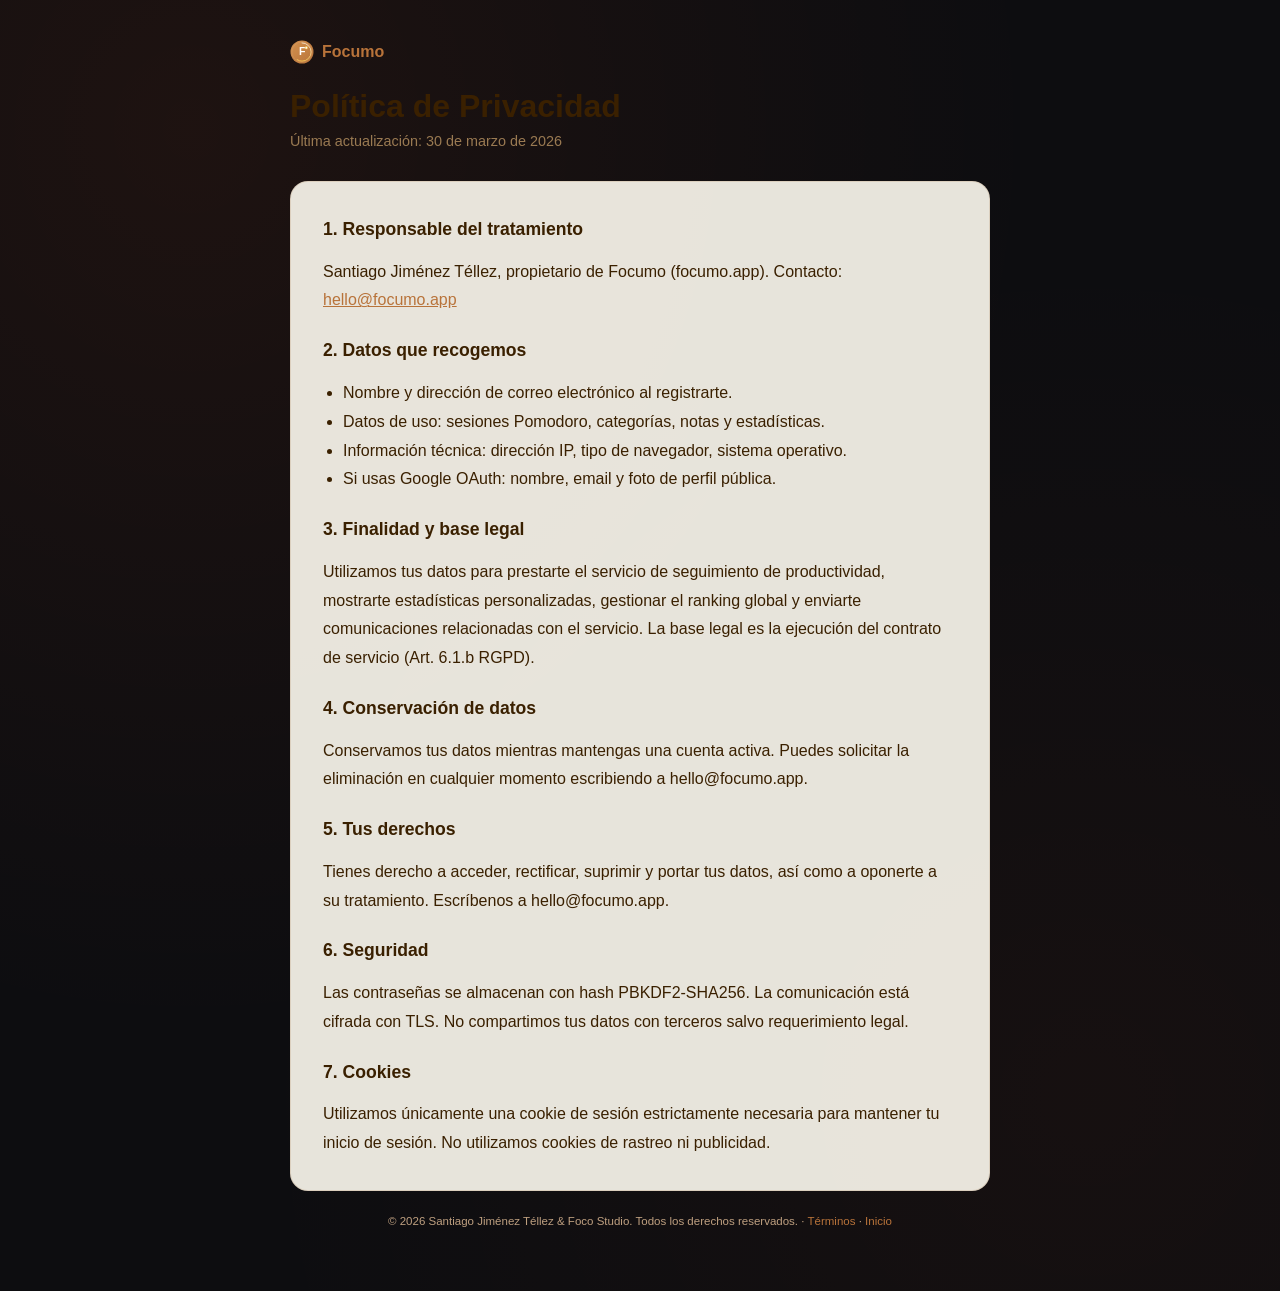
<file: templates/privacy.html>
<!DOCTYPE html>
<html lang="es">
<head>
  <meta charset="UTF-8">
  <meta name="viewport" content="width=device-width, initial-scale=1.0">
  <title>Política de Privacidad — Focumo</title>
  <link rel="icon" type="image/svg+xml" href="/static/favicon.svg">
  <link rel="stylesheet" href="/static/style.css">
</head>
<body class="auth-body" style="align-items:flex-start;padding:40px 20px">
  <div style="max-width:700px;width:100%;margin:0 auto">
    <a href="/" style="display:inline-flex;align-items:center;gap:8px;color:#B8733A;text-decoration:none;font-weight:700;margin-bottom:24px">
      <img src="/static/favicon.svg" width="24" height="24" alt="Focumo"> Focumo
    </a>
    <h1 style="font-size:2rem;font-weight:800;color:#3A2000;margin-bottom:8px">Política de Privacidad</h1>
    <p style="color:#9A7A52;font-size:.9rem;margin-bottom:32px">Última actualización: 30 de marzo de 2026</p>

    <div style="background:rgba(255,252,242,.9);border:1px solid rgba(160,110,55,.18);border-radius:18px;padding:32px;line-height:1.8;color:#3A2000">

      <h2 style="font-size:1.1rem;font-weight:700;margin:0 0 12px">1. Responsable del tratamiento</h2>
      <p style="margin-bottom:20px">Santiago Jiménez Téllez, propietario de Focumo (focumo.app). Contacto: <a href="mailto:hello@focumo.app" style="color:#B8733A">hello@focumo.app</a></p>

      <h2 style="font-size:1.1rem;font-weight:700;margin:0 0 12px">2. Datos que recogemos</h2>
      <ul style="margin-bottom:20px;padding-left:20px">
        <li>Nombre y dirección de correo electrónico al registrarte.</li>
        <li>Datos de uso: sesiones Pomodoro, categorías, notas y estadísticas.</li>
        <li>Información técnica: dirección IP, tipo de navegador, sistema operativo.</li>
        <li>Si usas Google OAuth: nombre, email y foto de perfil pública.</li>
      </ul>

      <h2 style="font-size:1.1rem;font-weight:700;margin:0 0 12px">3. Finalidad y base legal</h2>
      <p style="margin-bottom:20px">Utilizamos tus datos para prestarte el servicio de seguimiento de productividad, mostrarte estadísticas personalizadas, gestionar el ranking global y enviarte comunicaciones relacionadas con el servicio. La base legal es la ejecución del contrato de servicio (Art. 6.1.b RGPD).</p>

      <h2 style="font-size:1.1rem;font-weight:700;margin:0 0 12px">4. Conservación de datos</h2>
      <p style="margin-bottom:20px">Conservamos tus datos mientras mantengas una cuenta activa. Puedes solicitar la eliminación en cualquier momento escribiendo a hello@focumo.app.</p>

      <h2 style="font-size:1.1rem;font-weight:700;margin:0 0 12px">5. Tus derechos</h2>
      <p style="margin-bottom:20px">Tienes derecho a acceder, rectificar, suprimir y portar tus datos, así como a oponerte a su tratamiento. Escríbenos a hello@focumo.app.</p>

      <h2 style="font-size:1.1rem;font-weight:700;margin:0 0 12px">6. Seguridad</h2>
      <p style="margin-bottom:20px">Las contraseñas se almacenan con hash PBKDF2-SHA256. La comunicación está cifrada con TLS. No compartimos tus datos con terceros salvo requerimiento legal.</p>

      <h2 style="font-size:1.1rem;font-weight:700;margin:0 0 12px">7. Cookies</h2>
      <p>Utilizamos únicamente una cookie de sesión estrictamente necesaria para mantener tu inicio de sesión. No utilizamos cookies de rastreo ni publicidad.</p>
    </div>

    <footer style="text-align:center;padding:24px 0;font-size:.72rem;color:#BFA080">
      © 2026 Santiago Jiménez Téllez & Foco Studio. Todos los derechos reservados. ·
      <a href="/terms" style="color:#B8733A;text-decoration:none">Términos</a> ·
      <a href="/" style="color:#B8733A;text-decoration:none">Inicio</a>
    </footer>
  </div>
</body>
</html>
</file>
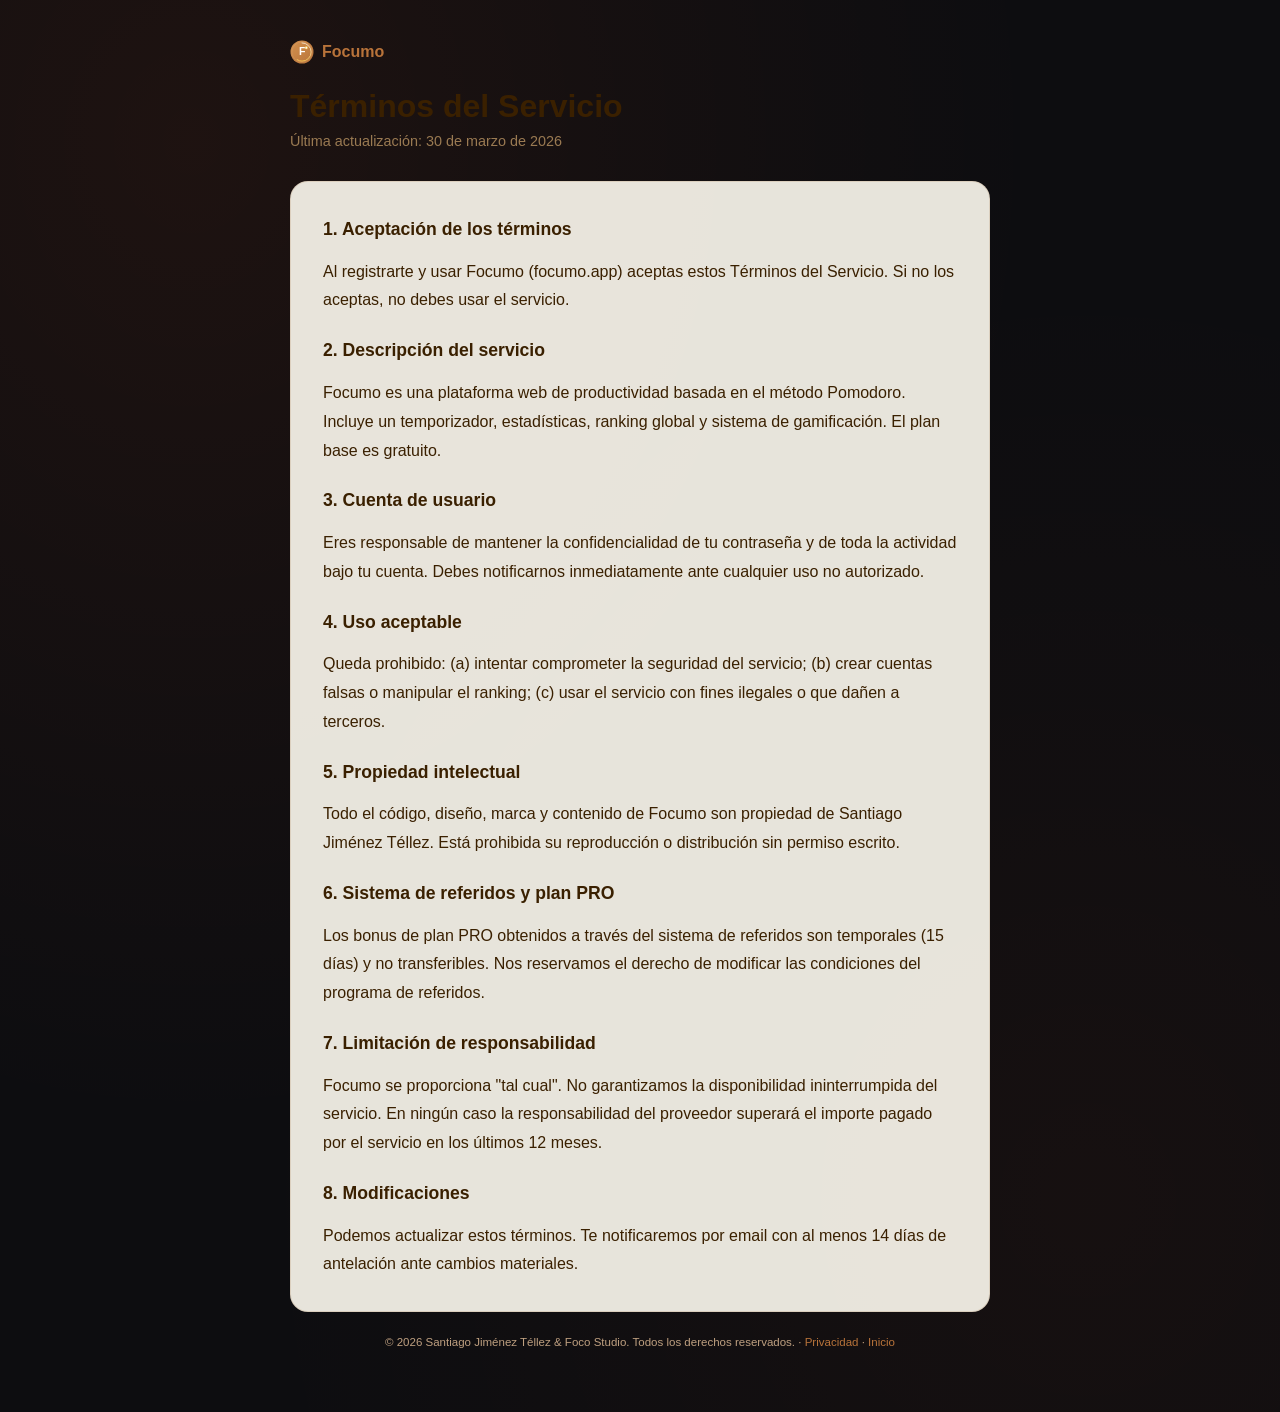
<file: templates/terms.html>
<!DOCTYPE html>
<html lang="es">
<head>
  <meta charset="UTF-8">
  <meta name="viewport" content="width=device-width, initial-scale=1.0">
  <title>Términos del Servicio — Focumo</title>
  <link rel="icon" type="image/svg+xml" href="/static/favicon.svg">
  <link rel="stylesheet" href="/static/style.css">
</head>
<body class="auth-body" style="align-items:flex-start;padding:40px 20px">
  <div style="max-width:700px;width:100%;margin:0 auto">
    <a href="/" style="display:inline-flex;align-items:center;gap:8px;color:#B8733A;text-decoration:none;font-weight:700;margin-bottom:24px">
      <img src="/static/favicon.svg" width="24" height="24" alt="Focumo"> Focumo
    </a>
    <h1 style="font-size:2rem;font-weight:800;color:#3A2000;margin-bottom:8px">Términos del Servicio</h1>
    <p style="color:#9A7A52;font-size:.9rem;margin-bottom:32px">Última actualización: 30 de marzo de 2026</p>

    <div style="background:rgba(255,252,242,.9);border:1px solid rgba(160,110,55,.18);border-radius:18px;padding:32px;line-height:1.8;color:#3A2000">

      <h2 style="font-size:1.1rem;font-weight:700;margin:0 0 12px">1. Aceptación de los términos</h2>
      <p style="margin-bottom:20px">Al registrarte y usar Focumo (focumo.app) aceptas estos Términos del Servicio. Si no los aceptas, no debes usar el servicio.</p>

      <h2 style="font-size:1.1rem;font-weight:700;margin:0 0 12px">2. Descripción del servicio</h2>
      <p style="margin-bottom:20px">Focumo es una plataforma web de productividad basada en el método Pomodoro. Incluye un temporizador, estadísticas, ranking global y sistema de gamificación. El plan base es gratuito.</p>

      <h2 style="font-size:1.1rem;font-weight:700;margin:0 0 12px">3. Cuenta de usuario</h2>
      <p style="margin-bottom:20px">Eres responsable de mantener la confidencialidad de tu contraseña y de toda la actividad bajo tu cuenta. Debes notificarnos inmediatamente ante cualquier uso no autorizado.</p>

      <h2 style="font-size:1.1rem;font-weight:700;margin:0 0 12px">4. Uso aceptable</h2>
      <p style="margin-bottom:20px">Queda prohibido: (a) intentar comprometer la seguridad del servicio; (b) crear cuentas falsas o manipular el ranking; (c) usar el servicio con fines ilegales o que dañen a terceros.</p>

      <h2 style="font-size:1.1rem;font-weight:700;margin:0 0 12px">5. Propiedad intelectual</h2>
      <p style="margin-bottom:20px">Todo el código, diseño, marca y contenido de Focumo son propiedad de Santiago Jiménez Téllez. Está prohibida su reproducción o distribución sin permiso escrito.</p>

      <h2 style="font-size:1.1rem;font-weight:700;margin:0 0 12px">6. Sistema de referidos y plan PRO</h2>
      <p style="margin-bottom:20px">Los bonus de plan PRO obtenidos a través del sistema de referidos son temporales (15 días) y no transferibles. Nos reservamos el derecho de modificar las condiciones del programa de referidos.</p>

      <h2 style="font-size:1.1rem;font-weight:700;margin:0 0 12px">7. Limitación de responsabilidad</h2>
      <p style="margin-bottom:20px">Focumo se proporciona "tal cual". No garantizamos la disponibilidad ininterrumpida del servicio. En ningún caso la responsabilidad del proveedor superará el importe pagado por el servicio en los últimos 12 meses.</p>

      <h2 style="font-size:1.1rem;font-weight:700;margin:0 0 12px">8. Modificaciones</h2>
      <p>Podemos actualizar estos términos. Te notificaremos por email con al menos 14 días de antelación ante cambios materiales.</p>
    </div>

    <footer style="text-align:center;padding:24px 0;font-size:.72rem;color:#BFA080">
      © 2026 Santiago Jiménez Téllez & Foco Studio. Todos los derechos reservados. ·
      <a href="/privacy" style="color:#B8733A;text-decoration:none">Privacidad</a> ·
      <a href="/" style="color:#B8733A;text-decoration:none">Inicio</a>
    </footer>
  </div>
</body>
</html>
</file>
<file: static/style.css>
/* ════════════════════════════════════════════
   FOCUMO v2.0 — Dark Mode Premium · Electric Orange
   © 2026 Santiago Jiménez Téllez & Foco Studio
   ════════════════════════════════════════════ */

@keyframes spin { to { transform: rotate(360deg); } }

:root {
  --bg:            #0D0D10;
  --bg2:           #13131A;
  --surface:       rgba(20,20,28,0.95);
  --surface-hover: rgba(26,26,36,1);
  --border:        rgba(255,255,255,0.07);
  --border-focus:  rgba(255,90,20,0.55);
  --primary:       #FF5C1A;
  --primary-light: #FF7A42;
  --primary-glow:  rgba(255,92,26,0.38);
  --primary-pale:  rgba(255,92,26,0.10);
  --work:          #FF5C1A;
  --work-glow:     rgba(255,92,26,0.40);
  --break-s:       #22C55E;
  --break-s-glow:  rgba(34,197,94,0.35);
  --break-l:       #60A5FA;
  --break-l-glow:  rgba(96,165,250,0.35);
  --yellow:        #FBBF24;
  --yellow-pale:   rgba(251,191,36,0.12);
  --yellow-glow:   rgba(251,191,36,0.40);
  --text:          #EDEAE5;
  --muted:         #787878;
  --muted-light:   #484848;
  --radius:        18px;
  --radius-sm:     10px;
  --shadow:        0 4px 24px rgba(0,0,0,0.45);
  --shadow-lg:     0 8px 40px rgba(0,0,0,0.65);
  --ring-c:        754;

  /* Heatmap */
  --hm0: #1A1A22;
  --hm1: #7A2800;
  --hm2: #CC4A0E;
  --hm3: #FF5C1A;
  --hm4: #FF8C5A;
}

* { box-sizing:border-box; margin:0; padding:0; }

body {
  background: var(--bg);
  background-image:
    radial-gradient(ellipse at 15% 10%, rgba(255,92,26,.07) 0%, transparent 55%),
    radial-gradient(ellipse at 85% 85%, rgba(255,92,26,.04) 0%, transparent 55%);
  color: var(--text);
  font-family: 'Inter', -apple-system, BlinkMacSystemFont, 'SF Pro Display', 'Segoe UI', sans-serif;
  min-height: 100vh;
}

/* ══ AUTH ═══════════════════════════════════════════════════ */
.auth-body { display:flex; align-items:center; justify-content:center; min-height:100vh; padding:20px; }
.auth-card { background:var(--surface); border:1px solid var(--border); border-radius:24px;
             padding:44px 40px 36px; width:100%; max-width:420px; box-shadow:var(--shadow-lg); text-align:center; }
.auth-logo  { font-size:3rem; margin-bottom:12px; }
.auth-title { font-size:1.7rem; font-weight:800; margin-bottom:6px; }
.auth-sub   { color:var(--muted); font-size:.9rem; margin-bottom:28px; }
.auth-error { background:rgba(200,60,40,.15); border:1px solid rgba(200,60,40,.35);
              color:#FF8A7A; border-radius:10px; padding:10px 14px; font-size:.88rem; margin-bottom:18px; text-align:left; }
.auth-form  { text-align:left; }
.field-group { margin-bottom:16px; }
.field-label { display:block; font-size:.83rem; font-weight:600; color:var(--muted);
               margin-bottom:6px; text-transform:uppercase; letter-spacing:.06em; }
.field-hint  { font-weight:400; text-transform:none; letter-spacing:0; font-size:.78rem; }
.field-input { width:100%; background:rgba(255,255,255,.04); border:1.5px solid var(--border);
               color:var(--text); padding:12px 16px; border-radius:12px; font-size:.95rem;
               outline:none; transition:border-color .2s,box-shadow .2s; }
.field-input:focus { border-color:var(--border-focus); box-shadow:0 0 0 3px var(--primary-pale); }
.field-input::placeholder { color:var(--muted-light); }
.btn-auth { display:flex; align-items:center; justify-content:center; gap:10px;
            width:100%; padding:13px; border-radius:12px; font-size:.95rem; font-weight:600;
            cursor:pointer; border:none; text-decoration:none; transition:all .2s; margin-bottom:10px; }
.btn-primary-auth { background:linear-gradient(135deg,var(--primary),var(--primary-light));
                    color:#fff; box-shadow:0 4px 16px var(--primary-glow); margin-top:8px; }
.btn-primary-auth:hover { transform:translateY(-1px); box-shadow:0 6px 20px var(--primary-glow); }
.btn-google { background:rgba(255,255,255,.06); color:var(--text); border:1.5px solid var(--border); }
.btn-google:hover { background:rgba(255,255,255,.10); }
.auth-divider { display:flex; align-items:center; gap:12px; color:var(--muted-light); font-size:.85rem; margin:14px 0; }
.auth-divider::before,.auth-divider::after { content:''; flex:1; height:1px; background:var(--border); }
.auth-link { margin-top:20px; font-size:.88rem; color:var(--muted); }
.auth-link a { color:var(--primary); font-weight:600; text-decoration:none; }
.auth-link a:hover { text-decoration:underline; }

/* Password fields */
.password-wrap   { position:relative; }
.password-wrap .field-input { padding-right:44px; }
.pw-toggle       { position:absolute; right:12px; top:50%; transform:translateY(-50%);
                   background:none; border:none; cursor:pointer; font-size:1rem;
                   color:var(--muted); padding:0; line-height:1; }
.caps-warn       { font-size:.78rem; color:#FF8A5A; margin-top:5px; font-weight:600; }
.pw-match        { font-size:.78rem; margin-top:5px; font-weight:600; }
.pw-ok           { color:#22C55E; }
.pw-err          { color:#FF5A5A; }
.btn-primary-auth:disabled { opacity:.5; cursor:not-allowed; transform:none !important; }
.apple-signin-note { font-size:.78rem; color:var(--muted-light); text-align:center;
                     margin-top:6px; padding:8px; border:1px dashed var(--border);
                     border-radius:10px; }

/* ══ NAV ════════════════════════════════════════════════════ */
nav { display:flex; align-items:center; justify-content:space-between;
      padding:18px 40px; border-bottom:1px solid var(--border);
      background:rgba(13,13,16,.92); backdrop-filter:blur(20px);
      position:sticky; top:0; z-index:200; }
.logo { font-size:1.25rem; font-weight:800; color:var(--primary); letter-spacing:-.3px; }
.logo span { color:var(--text); }
.nav-tabs { display:flex; gap:6px; }
.nav-btn { background:transparent; border:1.5px solid var(--border); color:var(--muted);
           padding:8px 18px; border-radius:100px; cursor:pointer; font-size:.87rem;
           font-weight:500; transition:all .2s; }
.nav-btn:hover { color:var(--text); border-color:rgba(255,92,26,.25); }
.nav-btn.active { background:linear-gradient(135deg,var(--primary),var(--primary-light));
                  color:#fff; border-color:transparent; box-shadow:0 2px 10px var(--primary-glow); }
.nav-right { display:flex; align-items:center; gap:10px; position:relative; }
.nav-icon-btn { background:var(--surface); border:1.5px solid var(--border); border-radius:10px;
                width:38px; height:38px; cursor:pointer; font-size:1.1rem;
                display:flex; align-items:center; justify-content:center; transition:all .2s; }
.nav-icon-btn:hover { background:var(--surface-hover); }
.user-menu { display:flex; align-items:center; gap:7px; cursor:pointer;
             padding:5px 10px 5px 5px; border-radius:100px;
             border:1.5px solid var(--border); background:var(--surface); transition:all .2s; }
.user-menu:hover { background:var(--surface-hover); }
.user-avatar      { width:28px; height:28px; border-radius:50%; object-fit:cover; }
.user-avatar-text { width:28px; height:28px; border-radius:50%;
                    background:linear-gradient(135deg,var(--primary),var(--yellow));
                    color:#fff; font-size:.78rem; font-weight:700;
                    display:flex; align-items:center; justify-content:center; }
.user-name  { font-size:.84rem; font-weight:600; color:var(--text);
              max-width:90px; overflow:hidden; text-overflow:ellipsis; white-space:nowrap; }
.user-caret { font-size:.65rem; color:var(--muted); }
.medal-badge-nav { font-size:1rem; }
.user-dropdown { position:absolute; top:calc(100% + 8px); right:0; background:var(--surface-hover);
                 border:1.5px solid var(--border); border-radius:var(--radius-sm);
                 box-shadow:var(--shadow-lg); min-width:210px; overflow:hidden; z-index:300; }
.user-info { padding:14px 16px; border-bottom:1px solid var(--border); }
.user-info-name  { font-weight:700; font-size:.92rem; }
.user-info-email { font-size:.78rem; color:var(--muted); margin-top:2px; }
.dropdown-item { display:block; width:100%; text-align:left; padding:11px 16px;
                 font-size:.88rem; color:var(--muted); text-decoration:none;
                 background:none; border:none; cursor:pointer; transition:background .15s; }
.dropdown-item:hover { background:var(--primary-pale); color:var(--primary); }
.logout-item { color:#B84040; }
.logout-item:hover { background:rgba(184,64,64,.08); color:#B84040; }

/* ══ PANEL SONIDOS ══════════════════════════════════════════ */
.sound-panel { position:fixed; top:74px; right:40px; background:var(--surface-hover);
               border:1.5px solid var(--border); border-radius:var(--radius);
               padding:20px; box-shadow:var(--shadow-lg); width:230px; z-index:250; }
.sound-panel-title { font-size:.82rem; font-weight:700; color:var(--muted);
                     text-transform:uppercase; letter-spacing:.08em; margin-bottom:12px; }
.sound-options { display:flex; flex-direction:column; gap:5px; margin-bottom:14px; }
.sound-opt { background:var(--surface); border:1.5px solid var(--border); color:var(--muted);
             padding:8px 12px; border-radius:var(--radius-sm); cursor:pointer;
             font-size:.87rem; text-align:left; transition:all .18s; }
.sound-opt:hover  { background:var(--surface-hover); color:var(--text); }
.sound-opt.active { background:var(--primary-pale); border-color:rgba(255,92,26,.35);
                    color:var(--primary); font-weight:600; }
.volume-row { display:flex; align-items:center; gap:8px; font-size:.85rem;
              color:var(--muted); margin-bottom:12px; }
.vol-slider { flex:1; -webkit-appearance:none; height:4px; background:var(--bg2); border-radius:2px; outline:none; }
.vol-slider::-webkit-slider-thumb { -webkit-appearance:none; width:16px; height:16px;
                                    border-radius:50%; background:var(--primary); cursor:pointer; }
.sound-test-btn { width:100%; background:transparent; border:1.5px solid var(--border);
                  color:var(--muted); padding:8px; border-radius:var(--radius-sm);
                  cursor:pointer; font-size:.85rem; transition:all .2s; }
.sound-test-btn:hover { background:var(--primary-pale); color:var(--primary); }

/* ══ VISTAS ═════════════════════════════════════════════════ */
.vista  { max-width:760px; margin:0 auto; padding:32px 20px 60px; }
.hidden { display:none !important; }

/* ══ CARDS ══════════════════════════════════════════════════ */
.card { background:var(--surface); border:1px solid var(--border); border-radius:var(--radius);
        padding:28px; box-shadow:var(--shadow); margin-bottom:20px; }

/* ══ CATEGORÍAS ═════════════════════════════════════════════ */
.category-card { margin-bottom:20px; }
.label { font-size:.82rem; color:var(--muted); margin-bottom:14px;
         text-transform:uppercase; letter-spacing:.08em; font-weight:600; }
.category-grid { display:grid; grid-template-columns:repeat(3,1fr); gap:8px; margin-bottom:10px; }
.cat-btn { background:rgba(255,255,255,.04); border:1.5px solid var(--border); color:var(--muted);
           padding:9px 8px; border-radius:12px; cursor:pointer; font-size:.84rem;
           transition:all .18s; white-space:nowrap; }
.cat-btn:hover  { background:var(--surface-hover); color:var(--text); }
.cat-btn.active { background:var(--primary-pale); border-color:rgba(255,92,26,.4);
                  color:var(--primary); font-weight:600; }
.cat-btn.custom { position:relative; padding-right:22px; }
.cat-btn.custom .cat-del { position:absolute; right:6px; top:50%; transform:translateY(-50%);
                            font-size:.7rem; color:var(--muted); cursor:pointer; display:none; }
.cat-btn.custom:hover .cat-del { display:inline; }
.btn-add-cat { background:transparent; border:1.5px dashed var(--border); color:var(--muted);
               padding:8px; border-radius:12px; cursor:pointer; font-size:.83rem;
               width:100%; transition:all .18s; margin-bottom:10px; }
.btn-add-cat:hover { color:var(--primary); border-color:rgba(255,92,26,.35); }
.nota-input { width:100%; background:rgba(255,255,255,.04); border:1.5px solid var(--border);
              color:var(--text); padding:11px 16px; border-radius:12px; font-size:.9rem;
              outline:none; transition:border-color .2s,box-shadow .2s; }
.nota-input:focus { border-color:var(--border-focus); box-shadow:0 0 0 3px var(--primary-pale); }
.nota-input::placeholder { color:var(--muted-light); }

/* ══ TIMER — Premium Glassmorphism ══════════════════════════ */
.timer-card {
  text-align: center;
  background: rgba(14,14,22,0.88);
  backdrop-filter: blur(24px);
  -webkit-backdrop-filter: blur(24px);
  border: 1px solid rgba(255,255,255,0.08);
  box-shadow: 0 8px 48px rgba(0,0,0,0.55), inset 0 1px 0 rgba(255,255,255,0.06);
}

/* Mode pills */
.mode-pills { display:flex; justify-content:center; gap:6px; margin-bottom:36px; flex-wrap:wrap; }
.mode-pill  {
  background: rgba(255,255,255,.04);
  border: 1.5px solid var(--border);
  color: var(--muted);
  padding: 8px 20px;
  border-radius: 100px;
  cursor: pointer;
  font-size: .82rem;
  font-weight: 600;
  transition: all .22s cubic-bezier(.34,1.56,.64,1);
  letter-spacing: .01em;
}
.mode-pill:hover { color:var(--text); box-shadow:var(--shadow); }
/* transform gestionado por GSAP */
.mode-pill.active {
  background: rgba(255,92,26,.10);
  border-color: var(--work);
  color: var(--work);
  font-weight: 700;
  box-shadow: 0 2px 12px rgba(255,92,26,.15);
}
.mode-pill.active.break-s { background:rgba(34,197,94,.10); border-color:var(--break-s); color:var(--break-s); box-shadow:0 2px 12px rgba(34,197,94,.18); }
.mode-pill.active.break-l { background:rgba(96,165,250,.10); border-color:var(--break-l); color:var(--break-l); box-shadow:0 2px 12px rgba(96,165,250,.18); }

/* Ring container */
.ring-container {
  position: relative;
  width: 300px;
  height: 300px;
  margin: 0 auto 36px;
}
.ring-container::before {
  content: '';
  position: absolute;
  inset: 20px;
  border-radius: 50%;
  background: radial-gradient(circle at 40% 35%, rgba(20,20,30,.98) 0%, rgba(10,10,16,1) 100%);
  box-shadow:
    inset 0 4px 20px rgba(0,0,0,.2),
    0 8px 32px rgba(0,0,0,.4);
}

/* SVG Ring */
.ring { width:100%; height:100%; transform:rotate(-90deg); }
.ring-track { fill:none; stroke:rgba(255,255,255,.06); stroke-width:14; }
.ring-fill {
  fill: none;
  stroke: url(#ringGradient);
  stroke-width: 14;
  stroke-linecap: round;
  stroke-dasharray: var(--ring-c);
  stroke-dashoffset: 0;
  filter: drop-shadow(0 0 12px var(--work-glow));
  transition: stroke-dashoffset 1s linear, filter .4s;
}
.ring-fill.break-s {
  stroke: url(#ringGradientBreakS);
  filter: drop-shadow(0 0 12px var(--break-s-glow));
}
.ring-fill.break-l {
  stroke: url(#ringGradientBreakL);
  filter: drop-shadow(0 0 12px var(--break-l-glow));
}

/* Dot indicador en la punta del arco */
.ring-dot {
  fill: var(--work);
  filter: drop-shadow(0 0 6px var(--work-glow));
  transition: fill .4s;
}
.ring-dot.break-s { fill: var(--break-s); filter: drop-shadow(0 0 6px var(--break-s-glow)); }
.ring-dot.break-l { fill: var(--break-l); filter: drop-shadow(0 0 6px var(--break-l-glow)); }

/* Timer display */
.timer-display {
  position: absolute;
  top: 50%; left: 50%;
  transform: translate(-50%, -50%);
  display: flex;
  flex-direction: column;
  align-items: center;
  gap: 0;
  z-index: 2;
}
#timer-time {
  font-size: 4rem;
  font-weight: 900;
  letter-spacing: -3px;
  line-height: 1;
  color: var(--text);
  font-variant-numeric: tabular-nums;
  transition: color .3s;
}
#timer-label {
  font-size: .72rem;
  color: var(--muted);
  margin-top: 10px;
  text-transform: uppercase;
  letter-spacing: .16em;
  font-weight: 600;
}

/* Breathing pulse when running */
@keyframes timer-breathing {
  0%, 100% { transform:translate(-50%,-50%) scale(1); }
  50%       { transform:translate(-50%,-50%) scale(1.012); }
}
.ring-container.running .timer-display {
  animation: timer-breathing 4s ease-in-out infinite;
}
@keyframes ring-pulse {
  0%, 100% { opacity:1; }
  50%       { opacity:.88; }
}
.ring-container.running .ring-fill {
  animation: ring-pulse 4s ease-in-out infinite;
}

/* Controls */
.controls { display:flex; justify-content:center; align-items:center; gap:20px; margin-bottom:28px; }
.btn-control {
  border: none;
  cursor: pointer;
  border-radius: 50%;
  display: flex;
  align-items: center;
  justify-content: center;
  /* transforms manejados por GSAP — no CSS :hover */
  transition: box-shadow .2s;
  will-change: transform;
}
.btn-primary {
  background: linear-gradient(145deg, var(--primary-light), var(--primary));
  color: white;
  width: 72px; height: 72px;
  box-shadow: 0 6px 24px var(--primary-glow), 0 2px 6px rgba(0,0,0,.1);
}
.btn-primary:hover  { box-shadow:0 8px 32px var(--primary-glow); }
.btn-primary.break-s {
  background: linear-gradient(145deg,#8FBA93,var(--break-s));
  box-shadow: 0 6px 24px var(--break-s-glow);
}
.btn-primary.break-l {
  background: linear-gradient(145deg,#8BAAC0,var(--break-l));
  box-shadow: 0 6px 24px var(--break-l-glow);
}
.btn-secondary {
  background: rgba(255,255,255,.06);
  color: var(--muted);
  width: 52px; height: 52px;
  border: 1.5px solid var(--border);
  box-shadow: var(--shadow);
}
.btn-secondary:hover  { color:var(--text); box-shadow:var(--shadow-lg); }
.btn-secondary svg, .btn-primary svg { pointer-events:none; }

/* Session info pills */
.session-info { display:flex; justify-content:center; gap:8px; flex-wrap:wrap; }
.info-pill {
  background: rgba(255,255,255,.05);
  border: 1px solid var(--border);
  padding: 6px 14px;
  border-radius: 100px;
  font-size: .8rem;
  color: var(--muted);
  display: flex;
  align-items: center;
  gap: 5px;
  transition: transform .15s;
}
.info-pill:hover { transform:translateY(-1px); }
.cat-active {
  color: var(--primary);
  border-color: rgba(255,92,26,.3);
  background: var(--primary-pale);
  font-weight: 600;
}

/* ══ KO-FI BANNER ═══════════════════════════════════════════ */
.kofi-banner { display:flex; align-items:center; justify-content:space-between;
               background:rgba(255,92,26,.06); border:1px solid rgba(255,92,26,.2);
               border-radius:var(--radius); padding:16px 22px; font-size:.9rem; color:var(--muted); }
.btn-kofi { background:linear-gradient(135deg,#FF5E5B,#FF8C42); color:#fff;
            padding:9px 18px; border-radius:100px; font-size:.87rem; font-weight:600;
            text-decoration:none; transition:all .2s; }
.btn-kofi:hover { transform:translateY(-1px); box-shadow:0 4px 16px rgba(255,94,91,.4); }

/* ══ STATS ══════════════════════════════════════════════════ */
.stats-header    { text-align:center; margin-bottom:28px; }
.stats-header h2 { font-size:2rem; font-weight:800; margin-bottom:4px; }
.stats-sub       { color:var(--muted); font-size:.9rem; }
.stats-grid { display:grid; grid-template-columns:repeat(4,1fr); gap:14px; margin-bottom:20px; }
.stat-card  { background:var(--surface); border:1px solid var(--border); border-radius:var(--radius);
              padding:20px; text-align:center; box-shadow:var(--shadow); transition:transform .2s; }
/* stat-card hover transform → GSAP tilt */
.stat-icon  { font-size:1.8rem; margin-bottom:8px; }
.stat-value { font-size:1.8rem; font-weight:800; margin-bottom:4px; }
.stat-label { font-size:.78rem; color:var(--muted); }

/* ══ HEATMAP ════════════════════════════════════════════════ */
.heatmap-card h3   { font-size:1rem; font-weight:600; color:var(--muted); margin-bottom:14px; }
.heatmap-sub       { font-weight:400; font-size:.82rem; }
.heatmap-grid      { display:grid; grid-template-rows:repeat(7,13px);
                     grid-auto-flow:column; grid-auto-columns:13px;
                     gap:3px; overflow-x:auto; padding-bottom:4px; }
.heatmap-week      { display:flex; flex-direction:column; gap:3px; }
.heatmap-cell      { width:13px; height:13px; border-radius:3px; cursor:pointer;
                     transition:transform .15s; flex-shrink:0; }
.heatmap-cell:hover { transform:scale(1.4); }
.hm-0 { background:var(--hm0); }
.hm-1 { background:var(--hm1); }
.hm-2 { background:var(--hm2); }
.hm-3 { background:var(--hm3); }
.hm-4 { background:var(--hm4); }
.heatmap-legend { display:flex; align-items:center; gap:5px; margin-top:10px;
                  font-size:.75rem; color:var(--muted); }
.heatmap-dot { width:13px; height:13px; border-radius:3px; flex-shrink:0; }
.legend-label { font-size:.73rem; }

/* ══ CHARTS ═════════════════════════════════════════════════ */
.charts-row  { display:grid; grid-template-columns:1fr 1fr; gap:16px; margin-bottom:20px; }
.chart-card h3 { font-size:1rem; margin-bottom:16px; color:var(--muted); font-weight:600; }

/* ══ HISTORIAL ══════════════════════════════════════════════ */
.historial-card h3 { font-size:1rem; margin-bottom:14px; color:var(--muted); font-weight:600; }
.historial-header  { display:flex; justify-content:space-between; align-items:center; margin-bottom:14px; }
.historial-header h3 { margin-bottom:0; }
.btn-share { background:transparent; border:1.5px solid var(--border); color:var(--muted);
             padding:7px 14px; border-radius:100px; cursor:pointer; font-size:.82rem;
             transition:all .2s; }
.btn-share:hover { background:var(--primary-pale); color:var(--primary); }
.historial-lista { display:flex; flex-direction:column; gap:7px; }
.historial-item  { display:flex; align-items:center; justify-content:space-between;
                   padding:11px 16px; background:rgba(255,255,255,.04);
                   border:1px solid var(--border); border-radius:12px; font-size:.87rem; }
.historial-cat  { font-weight:600; }
.historial-nota { color:var(--muted); font-size:.79rem; margin-top:2px; }
.historial-dur  { color:var(--muted); font-size:.79rem; white-space:nowrap; }
.empty-msg { color:var(--muted); text-align:center; padding:20px; font-size:.9rem; }

/* ══ RANKING ════════════════════════════════════════════════ */
.ranking-lista { display:flex; flex-direction:column; gap:10px; margin-bottom:20px; }
.ranking-item  { display:flex; align-items:center; gap:14px; padding:14px 20px;
                 background:var(--surface); border:1px solid var(--border);
                 border-radius:var(--radius); box-shadow:var(--shadow); transition:all .2s; }
.ranking-item:hover { transform:translateX(3px); }
.ranking-item.yo    { border-color:rgba(255,92,26,.4); background:var(--primary-pale); }
.ranking-item.rank-1 { border-color:rgba(212,175,55,.6); background:rgba(255,215,0,.07); }
.ranking-item.rank-2 { border-color:rgba(180,180,180,.6); background:rgba(192,192,192,.07); }
.ranking-item.rank-3 { border-color:rgba(205,127,50,.6);  background:rgba(205,127,50,.07); }
.rank-num   { font-size:1.4rem; font-weight:800; color:var(--muted); width:32px; text-align:center; }
.rank-avatar-wrap { position:relative; }
.rank-avatar { width:42px; height:42px; border-radius:50%; object-fit:cover; }
.rank-avatar-text { width:42px; height:42px; border-radius:50%;
                    background:linear-gradient(135deg,var(--primary),var(--yellow));
                    color:#fff; font-size:1rem; font-weight:700;
                    display:flex; align-items:center; justify-content:center; }
.rank-info  { flex:1; }
.rank-name  { font-weight:700; font-size:.95rem; display:flex; align-items:center; gap:6px; }
.rank-detail { font-size:.78rem; color:var(--muted); margin-top:2px; }
.rank-poms  { font-size:1.3rem; font-weight:800; color:var(--primary); text-align:right; }
.rank-poms-label { font-size:.7rem; color:var(--muted); }
.rank-medal { font-size:.95rem; }
.rank-pos   { font-size:1.4rem; font-weight:800; color:var(--muted); width:36px; text-align:center; flex-shrink:0; }
.rank-score { font-size:1.2rem; font-weight:800; color:var(--primary); white-space:nowrap; }
.rank-time  { font-size:.78rem; color:var(--muted); margin-top:2px; }
.rank-yo    { font-size:.7rem; color:var(--muted); font-weight:400; }
.rank-me    { border-color:rgba(255,92,26,.4) !important; background:var(--primary-pale) !important; }
.medal-badge { font-size:.88rem; }

/* Custom categories */
.custom-cat      { position:relative; background:transparent !important; border-width:2px !important; }
.cat-delete      { display:none; position:absolute; top:-6px; right:-6px; width:18px; height:18px;
                   background:#FF5C1A; color:#fff; border-radius:50%; font-size:.6rem;
                   align-items:center; justify-content:center; cursor:pointer;
                   font-weight:700; line-height:1; z-index:2; }
.custom-cat:hover .cat-delete { display:flex; }

.medals-info h3    { font-size:1rem; font-weight:700; color:var(--text); margin-bottom:8px; }
.medals-desc       { font-size:.87rem; color:var(--muted); margin-bottom:16px; line-height:1.6; }
.medals-row        { display:flex; gap:16px; }
.medal-item        { display:flex; align-items:center; gap:8px; font-size:.87rem; color:var(--muted); }
.medal-item span:first-child { font-size:1.5rem; }

/* ══ MODALES ════════════════════════════════════════════════ */
.modal-overlay { position:fixed; inset:0; z-index:8000; display:flex;
                 align-items:center; justify-content:center;
                 background:rgba(58,32,0,.55); backdrop-filter:blur(4px); }
.modal-card { background:var(--surface-hover); border:1.5px solid var(--border);
              border-radius:var(--radius); padding:28px; width:90%; max-width:400px;
              box-shadow:var(--shadow-lg); }
.modal-title { font-size:1.1rem; font-weight:700; margin-bottom:18px; }
.bug-textarea { width:100%; background:rgba(255,255,255,.05); border:1.5px solid var(--border);
                color:var(--text); padding:12px 14px; border-radius:12px; font-size:.9rem;
                font-family:inherit; resize:vertical; outline:none; margin-bottom:16px; }
.bug-textarea:focus { border-color:var(--border-focus); }
.modal-actions { display:flex; gap:10px; justify-content:flex-end; }
.btn-modal-cancel { background:transparent; border:1.5px solid var(--border); color:var(--muted);
                    padding:9px 18px; border-radius:12px; cursor:pointer; font-size:.88rem; }
.btn-modal-ok { background:linear-gradient(135deg,var(--primary),var(--primary-light));
                color:#fff; border:none; padding:9px 20px; border-radius:12px;
                cursor:pointer; font-size:.88rem; font-weight:600; }

/* ══ COLOR PICKER ═══════════════════════════════════════════ */
.color-row     { display:flex; align-items:center; gap:12px; }
.color-picker  { width:48px; height:40px; border:1.5px solid var(--border); border-radius:8px;
                 cursor:pointer; background:none; padding:2px; }
.color-presets { display:flex; gap:8px; flex-wrap:wrap; }
.color-dot     { width:24px; height:24px; border-radius:50%; cursor:pointer;
                 transition:transform .2s; border:2px solid rgba(0,0,0,.08); }
.color-dot:hover { transform:scale(1.25); }

/* ══ SIRI ANIMATION ═════════════════════════════════════════ */
.siri-overlay  { position:fixed; inset:0; z-index:9000; display:flex; align-items:center;
                 justify-content:center; background:rgba(58,32,0,.72);
                 backdrop-filter:blur(6px); cursor:pointer; animation:siri-fade-in .4s ease; }
@keyframes siri-fade-in { from{opacity:0} to{opacity:1} }
.siri-rings    { position:absolute; inset:0; display:flex; align-items:center;
                 justify-content:center; pointer-events:none; }
.siri-ring     { position:absolute; border-radius:50%; animation:siri-expand 2.4s ease-out infinite; }
.siri-ring.r1  { width:120px;height:120px;background:radial-gradient(circle,rgba(255,92,26,.7) 0%,transparent 70%);animation-delay:0s; }
.siri-ring.r2  { width:120px;height:120px;background:radial-gradient(circle,rgba(255,92,26,.4) 0%,transparent 70%);animation-delay:.35s; }
.siri-ring.r3  { width:120px;height:120px;background:radial-gradient(circle,rgba(251,191,36,.35) 0%,transparent 70%);animation-delay:.7s; }
.siri-ring.r4  { width:120px;height:120px;background:radial-gradient(circle,rgba(255,92,26,.25) 0%,transparent 70%);animation-delay:1.05s; }
.siri-ring.r5  { width:120px;height:120px;background:radial-gradient(circle,rgba(255,92,26,.15) 0%,transparent 70%);animation-delay:1.4s; }
@keyframes siri-expand { 0%{transform:scale(.5);opacity:.9} 100%{transform:scale(6);opacity:0} }
.siri-content  { position:relative; z-index:2; text-align:center; animation:siri-float 2s ease-in-out infinite; }
@keyframes siri-float  { 0%,100%{transform:translateY(0)} 50%{transform:translateY(-8px)} }
.siri-emoji    { font-size:5rem; margin-bottom:20px; display:block;
                 animation:siri-pulse 1.2s ease-in-out infinite;
                 filter:drop-shadow(0 0 20px rgba(242,192,80,.8)); }
@keyframes siri-pulse  { 0%,100%{filter:drop-shadow(0 0 20px rgba(242,192,80,.8));transform:scale(1)}
                          50%{filter:drop-shadow(0 0 40px rgba(242,192,80,1));transform:scale(1.08)} }
.siri-title    { font-size:2rem; font-weight:800; color:#FFF8E8; margin-bottom:10px;
                 text-shadow:0 2px 20px rgba(0,0,0,.4); }
.siri-msg      { font-size:1rem; color:rgba(255,240,210,.85); margin-bottom:24px; }
.siri-tap      { font-size:.78rem; color:rgba(255,240,210,.55); letter-spacing:.1em;
                 text-transform:uppercase; animation:siri-blink 2s ease-in-out infinite; }
@keyframes siri-blink  { 0%,100%{opacity:.55} 50%{opacity:1} }

/* ══ FOOTER APP ════════════════════════════════════════════ */
.app-footer {
  text-align:center;
  padding:20px 20px 32px;
  font-size:.72rem;
  color:var(--muted-light);
  border-top:1px solid var(--border);
  display:flex;
  flex-wrap:wrap;
  justify-content:center;
  align-items:center;
  gap:6px;
}
.app-footer a          { color:var(--primary); text-decoration:none; }
.app-footer a:hover    { text-decoration:underline; }
.footer-sep            { opacity:.4; }

/* ══ AI CHAT WIDGET ════════════════════════════════════════ */
.chat-widget    { position:fixed; bottom:28px; right:28px; z-index:7000; }

.chat-toggle {
  width:56px; height:56px; border-radius:50%;
  background:linear-gradient(135deg,var(--primary),var(--primary-light));
  border:none; cursor:pointer; font-size:1.4rem;
  box-shadow:0 4px 24px var(--primary-glow);
  display:flex; align-items:center; justify-content:center;
  transition:all .25s; position:relative;
}
.chat-toggle:hover { transform:scale(1.1); box-shadow:0 8px 32px var(--primary-glow); }

.chat-badge {
  position:absolute; top:-4px; right:-4px;
  width:18px; height:18px; border-radius:50%;
  background:#E53E3E; color:#fff; font-size:.62rem; font-weight:700;
  display:flex; align-items:center; justify-content:center;
  border:2px solid var(--bg);
}

.chat-panel {
  position:absolute; bottom:70px; right:0;
  width:320px; background:var(--surface-hover);
  border:1.5px solid var(--border); border-radius:var(--radius);
  box-shadow:var(--shadow-lg); overflow:hidden;
  display:flex; flex-direction:column;
  animation:chat-appear .25s ease;
}
@keyframes chat-appear {
  from { opacity:0; transform:translateY(12px) scale(.97); }
  to   { opacity:1; transform:translateY(0)    scale(1); }
}

.chat-header {
  display:flex; align-items:center; justify-content:space-between;
  padding:14px 16px;
  background:linear-gradient(135deg,var(--primary),var(--primary-light));
  color:#fff;
}
.chat-header-info { display:flex; align-items:center; gap:10px; }
.chat-avatar      { font-size:1.5rem; }
.chat-name        { font-weight:700; font-size:.9rem; }
.chat-status      { font-size:.68rem; opacity:.85; }
.chat-close       { background:none; border:none; color:rgba(255,255,255,.8);
                    cursor:pointer; font-size:1rem; padding:4px; line-height:1; }
.chat-close:hover { color:#fff; }

.chat-messages {
  flex:1; padding:14px; overflow-y:auto;
  max-height:300px; display:flex; flex-direction:column; gap:10px;
}
.chat-msg       { display:flex; max-width:85%; }
.chat-msg span  { padding:9px 13px; border-radius:18px; font-size:.84rem; line-height:1.5; }
.chat-msg-bot   { align-self:flex-start; }
.chat-msg-bot span {
  background: rgba(255,255,255,.08);
  border: 1px solid rgba(255,255,255,.10);
  border-bottom-left-radius: 4px;
  color: var(--text);
}
.chat-msg-user  { align-self:flex-end; }
.chat-msg-user span {
  background:linear-gradient(135deg,var(--primary),var(--primary-light));
  color:#fff;
  border-bottom-right-radius:4px;
}

.chat-input-row {
  display:flex; gap:8px; padding:12px 14px;
  border-top:1px solid var(--border);
}
.chat-input {
  flex:1; background:rgba(255,255,255,.05); border:1.5px solid var(--border);
  color:var(--text); padding:9px 12px; border-radius:12px; font-size:.85rem;
  outline:none; transition:border-color .2s;
}
.chat-input:focus  { border-color:var(--border-focus); }
.chat-input::placeholder { color:var(--muted-light); }
.chat-send {
  background:linear-gradient(135deg,var(--primary),var(--primary-light));
  color:#fff; border:none; width:38px; height:38px; border-radius:12px;
  cursor:pointer; font-size:.9rem; display:flex; align-items:center; justify-content:center;
  transition:all .2s;
}
.chat-send:hover { transform:scale(1.08); }

.chat-footer-note {
  text-align:center; font-size:.68rem; color:var(--muted-light);
  padding:6px 14px 10px;
  border-top:1px solid var(--border);
}
.chat-footer-note a { color:var(--primary); text-decoration:none; }

.chat-typing span {
  display:inline-block; width:6px; height:6px; border-radius:50%;
  background:var(--muted); margin:0 2px;
  animation:chat-bounce .8s infinite;
}
.chat-typing span:nth-child(2) { animation-delay:.15s; }
.chat-typing span:nth-child(3) { animation-delay:.30s; }
@keyframes chat-bounce { 0%,80%,100%{transform:translateY(0)} 40%{transform:translateY(-6px)} }

/* ══ RESPONSIVE ═════════════════════════════════════════════ */
@media (max-width:640px) {
  nav { padding:14px 18px; }
  .logo span,.user-name { display:none; }
  .category-grid,.stats-grid { grid-template-columns:repeat(2,1fr); }
  .charts-row { grid-template-columns:1fr; }
  #timer-time { font-size:2.8rem; }
  .sound-panel { right:16px; }
  .siri-title  { font-size:1.5rem; }
  .medals-row  { flex-direction:column; }
  .chat-panel  { width:290px; right:-8px; }
}

/* ══ PRO BLUR WALL ══════════════════════════════════════════ */
.pro-blur-wrapper {
  position: relative;
  border-radius: var(--radius);
  overflow: hidden;
  margin-top: 16px;
}
.pro-blur-content {
  filter: blur(5px);
  pointer-events: none;
  user-select: none;
}
.pro-blur-overlay {
  position: absolute;
  inset: 0;
  display: flex;
  flex-direction: column;
  align-items: center;
  justify-content: center;
  gap: 10px;
  background: rgba(13,13,16,0.75);
  backdrop-filter: blur(2px);
  -webkit-backdrop-filter: blur(2px);
  cursor: pointer;
  padding: 24px;
  text-align: center;
  border-radius: var(--radius);
  border: 1.5px dashed rgba(255,92,26,.25);
  transition: background .2s;
}
.pro-blur-overlay:hover { background: rgba(13,13,16,0.85); }
.pro-lock-icon {
  background: rgba(18,18,24,.95);
  border: 1px solid var(--border);
  border-radius: 50%;
  width: 56px; height: 56px;
  display: flex; align-items: center; justify-content: center;
  box-shadow: var(--shadow);
}
.pro-lock-title {
  font-size: .95rem;
  font-weight: 800;
  color: var(--text);
}
.pro-lock-sub {
  font-size: .78rem;
  color: var(--muted);
  max-width: 280px;
  line-height: 1.5;
}
.pro-lock-btn {
  background: var(--primary);
  color: #fff;
  border: none;
  border-radius: 10px;
  padding: 9px 20px;
  font-size: .82rem;
  font-weight: 700;
  cursor: pointer;
  margin-top: 4px;
  transition: background .15s, transform .1s;
}
.pro-lock-btn:hover { background: #9A5E28; transform: translateY(-1px); }

/* ══ MODAL PRO ══════════════════════════════════════════════ */
#modal-pro .modal-card {
  max-width: 420px;
}

/* ══ NAV LINK BUTTON (para ligas) ══════════════════════════ */
a.nav-btn {
  display: inline-flex;
  align-items: center;
  text-decoration: none;
}
a.nav-btn:hover { background: var(--surface); }

/* ══ NAV ICON BTN SVG ════════════════════════════════════════ */
.nav-icon-btn svg { display: block; }

/* ══ RANK FLAG, NUM & PRO CROWN ════════════════════════════ */
.rank-flag  { font-size: 1.1rem; line-height: 1; }
.rank-num   { font-size: 1rem; font-weight: 700; color: var(--muted); }
.pro-crown  {
  display: inline-flex;
  align-items: center;
  justify-content: center;
  width: 18px; height: 18px;
  background: rgba(251,191,36,.14);
  border-radius: 4px;
  margin-left: 3px;
  vertical-align: middle;
  flex-shrink: 0;
}

/* ══ RANKING MUNDIAL ════════════════════════════════════════ */
.mundial-lista {
  display: flex;
  flex-direction: column;
  gap: 10px;
  margin-bottom: 16px;
}

.mundial-item {
  display: flex;
  align-items: center;
  gap: 14px;
  padding: 16px 20px;
  background: var(--surface);
  border: 1px solid var(--border);
  border-radius: var(--radius);
  box-shadow: var(--shadow);
  transition: box-shadow .2s, transform .2s;
  will-change: transform;
}
.mundial-item:hover {
  box-shadow: 0 6px 24px rgba(255,92,26,.12);
  transform: translateY(-2px);
}

.mundial-rank {
  font-size: .82rem;
  font-weight: 800;
  width: 32px;
  text-align: center;
  flex-shrink: 0;
  letter-spacing: .02em;
}

.mundial-flag {
  font-size: 2rem;
  line-height: 1;
  flex-shrink: 0;
  filter: drop-shadow(0 1px 3px rgba(0,0,0,.15));
}

.mundial-info {
  flex: 1;
  min-width: 0;
}

.mundial-name {
  font-weight: 700;
  font-size: .96rem;
  color: var(--text);
  margin-bottom: 5px;
}

.mundial-bar-wrap {
  height: 5px;
  background: var(--bg);
  border-radius: 99px;
  overflow: hidden;
  margin-bottom: 5px;
}

.mundial-bar {
  height: 100%;
  border-radius: 99px;
  transform-origin: left center;
}

.mundial-sub {
  font-size: .75rem;
  color: var(--muted);
}

.mundial-score {
  font-size: 1.15rem;
  font-weight: 800;
  color: var(--primary);
  white-space: nowrap;
  text-align: right;
}

.mundial-cta {
  display: flex;
  align-items: center;
  padding: 16px 20px;
  border: 1.5px dashed rgba(255,92,26,.25);
  background: var(--primary-pale);
  border-radius: var(--radius);
}

@media (max-width: 480px) {
  .mundial-flag { font-size: 1.6rem; }
  .mundial-item { padding: 12px 14px; gap: 10px; }
}

/* ══ THEME TOGGLE BTN ═══════════════════════════════════════ */
.theme-toggle {
  background: var(--surface);
  border: 1.5px solid var(--border);
  border-radius: 10px;
  width: 38px; height: 38px;
  cursor: pointer;
  display: flex;
  align-items: center;
  justify-content: center;
  transition: background .2s, border-color .2s;
  position: relative;
  overflow: hidden;
  flex-shrink: 0;
}
.theme-toggle:hover { background: var(--surface-hover); }
.theme-toggle .icon-sun,
.theme-toggle .icon-moon {
  position: absolute;
  transition: opacity .2s;
  display: flex;
  align-items: center;
  justify-content: center;
}
/* Dark mode: show moon, hide sun */
.icon-sun  { opacity: 0; }
.icon-moon { opacity: 1; }
/* Light mode: show sun, hide moon */
[data-theme="light"] .icon-sun  { opacity: 1; }
[data-theme="light"] .icon-moon { opacity: 0; }

/* ══ LIGHT MODE — FULL THEME ════════════════════════════════ */
[data-theme="light"] {
  --bg:            #F4F1EC;
  --bg2:           #EBE6DE;
  --surface:       rgba(255,252,248,0.96);
  --surface-hover: rgba(243,237,228,1);
  --border:        rgba(0,0,0,0.09);
  --border-focus:  rgba(255,80,10,0.5);
  --primary:       #E84D0E;
  --primary-light: #FF5C1A;
  --primary-glow:  rgba(232,77,14,0.28);
  --primary-pale:  rgba(232,77,14,0.08);
  --text:          #1A1816;
  --muted:         #5C5550;
  --muted-light:   #8C8580;
  --shadow:        0 4px 24px rgba(0,0,0,0.10);
  --shadow-lg:     0 8px 40px rgba(0,0,0,0.16);
  --hm0:           #EDE8DF;
  --hm1:           #FFC59A;
  --hm2:           #FF8A42;
  --hm3:           #E84D0E;
  --hm4:           #C03A00;
}

[data-theme="light"] body {
  background: var(--bg);
  background-image:
    radial-gradient(ellipse at 15% 10%, rgba(232,77,14,.06) 0%, transparent 55%),
    radial-gradient(ellipse at 85% 85%, rgba(232,77,14,.03) 0%, transparent 55%);
}

[data-theme="light"] nav {
  background: rgba(244,241,236,.92);
}

[data-theme="light"] .timer-card {
  background: rgba(255,252,248,0.92);
  border-color: rgba(0,0,0,0.08);
}

[data-theme="light"] .ring-container::before {
  background: radial-gradient(circle at 40% 35%, rgba(255,252,248,.98) 0%, rgba(244,241,236,1) 100%);
}

[data-theme="light"] .chat-msg-bot span {
  background: rgba(0,0,0,.06);
  border-color: rgba(0,0,0,.08);
  color: var(--text);
}

[data-theme="light"] .chat-input {
  background: rgba(0,0,0,.04);
}

[data-theme="light"] .cat-btn {
  background: rgba(0,0,0,.04);
}

[data-theme="light"] .nota-input {
  background: rgba(0,0,0,.04);
}

[data-theme="light"] .historial-item {
  background: rgba(0,0,0,.03);
}

[data-theme="light"] .btn-secondary {
  background: rgba(0,0,0,.05);
}

[data-theme="light"] .info-pill {
  background: rgba(0,0,0,.04);
}

[data-theme="light"] .field-input {
  background: rgba(0,0,0,.04);
  color: var(--text);
}

[data-theme="light"] .field-input::placeholder {
  color: var(--muted-light);
}

[data-theme="light"] .user-dropdown {
  background: var(--surface);
}

[data-theme="light"] .sound-panel {
  background: var(--surface);
}

[data-theme="light"] .chat-panel {
  background: var(--surface);
}

[data-theme="light"] .modal-card {
  background: var(--surface);
}

[data-theme="light"] .btn-google {
  background: rgba(0,0,0,.05);
  color: var(--text);
}
</file>
